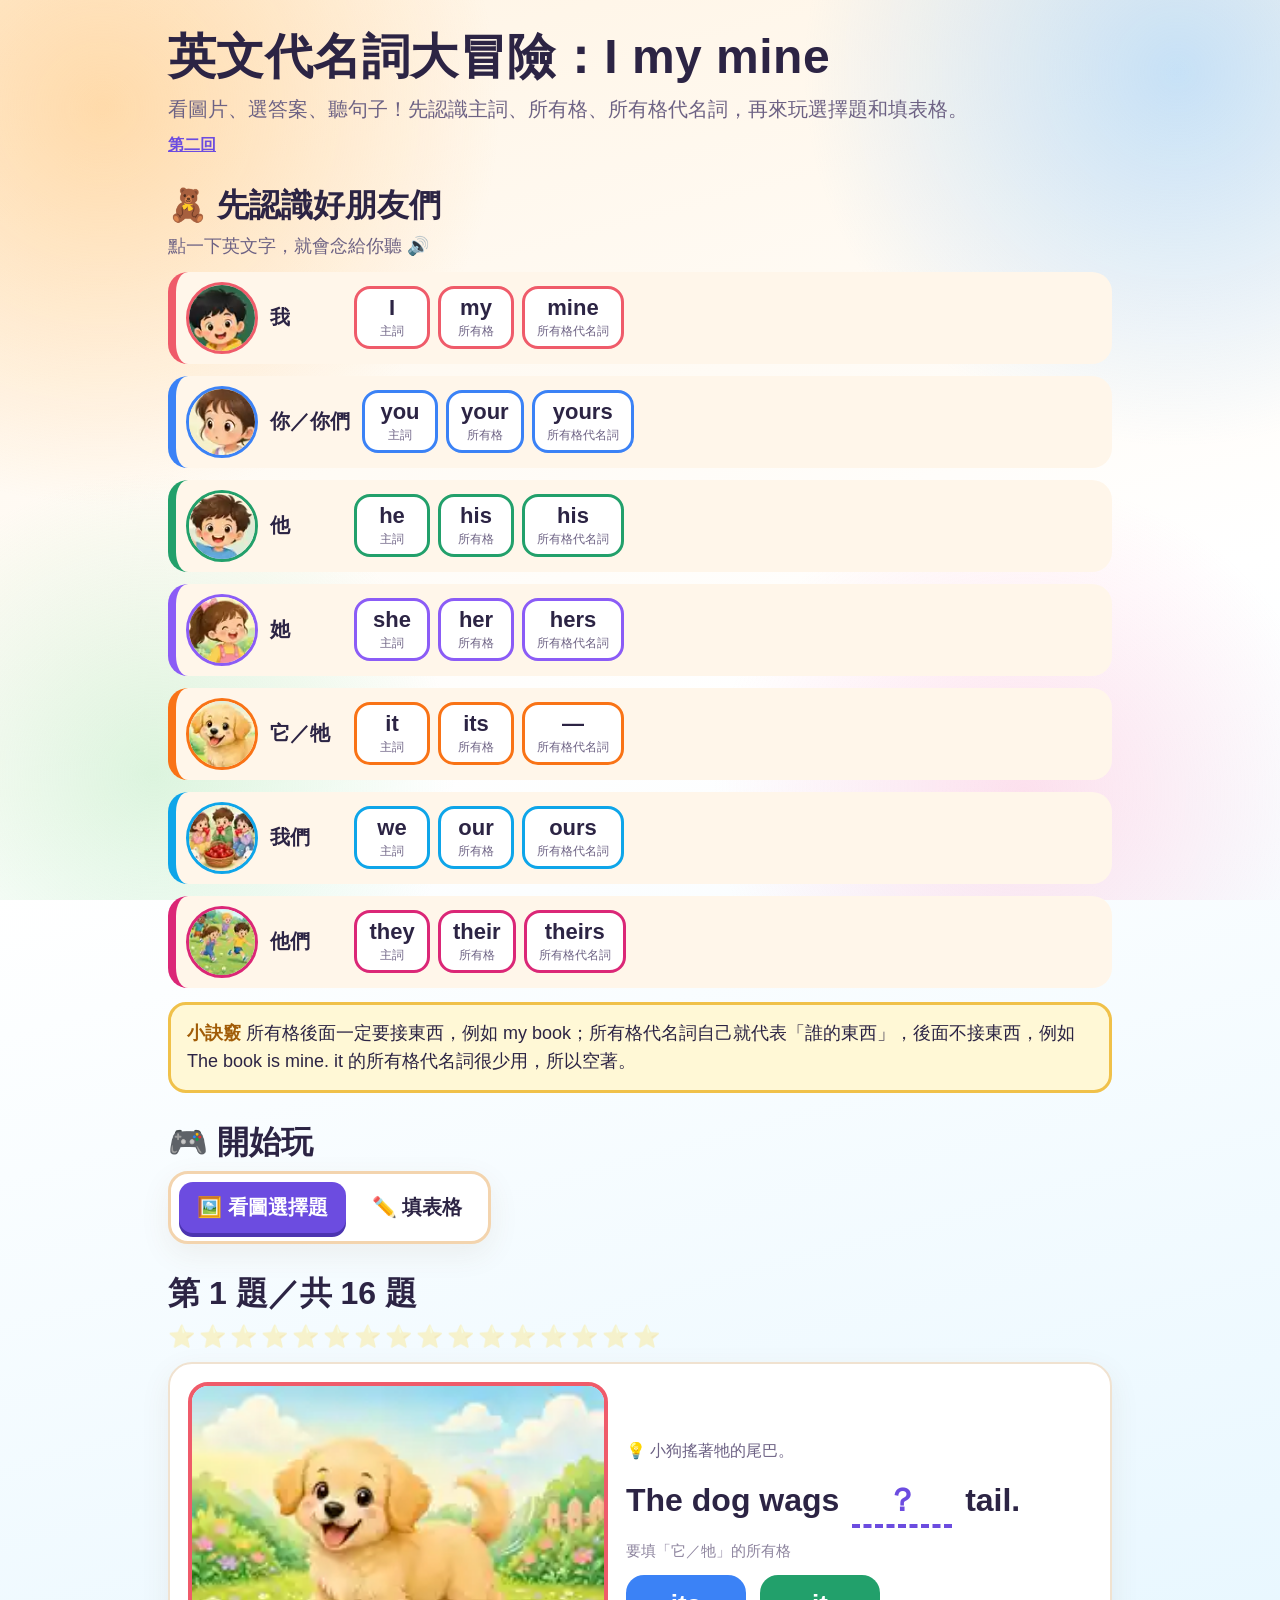
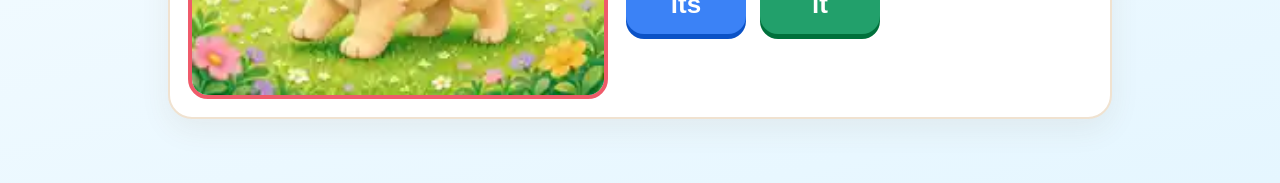
<file: index.html>
<!DOCTYPE html>
<html lang="zh-Hant">
<head>
  <meta charset="utf-8">
  <meta name="viewport" content="width=device-width, initial-scale=1">
  <title>Beemomo｜英文代名詞大冒險</title>
  <link rel="icon" href="data:image/svg+xml,%3Csvg xmlns='http://www.w3.org/2000/svg' viewBox='0 0 100 100'%3E%3Ctext y='.9em' font-size='90'%3E%E2%AD%90%3C/text%3E%3C/svg%3E">
  <meta http-equiv="refresh" content="0; url=pronoun-adventure/index.html">
  <link rel="canonical" href="pronoun-adventure/index.html">
  <script>
    location.replace("pronoun-adventure/index.html");
  </script>
  <style>
    body {
      margin: 0;
      min-height: 100vh;
      display: flex;
      align-items: center;
      justify-content: center;
      font-family: "PingFang TC", "Noto Sans TC", "Microsoft JhengHei", sans-serif;
      background: linear-gradient(165deg, #fff4e4, #e5f6ff);
      color: #2c2444;
      text-align: center;
      padding: 24px;
    }
    a {
      display: inline-block;
      margin-top: 12px;
      font-size: 24px;
      font-weight: 800;
      color: #fff;
      background: #6c4ce0;
      text-decoration: none;
      border-radius: 18px;
      padding: 14px 22px;
      box-shadow: 0 5px 0 #4b34b0;
    }
  </style>
</head>
<body>
  <main>
    <p>正在打開遊戲…</p>
    <p><a href="pronoun-adventure/index.html">進入英文代名詞大冒險</a></p>
  </main>
</body>
</html>
</file>
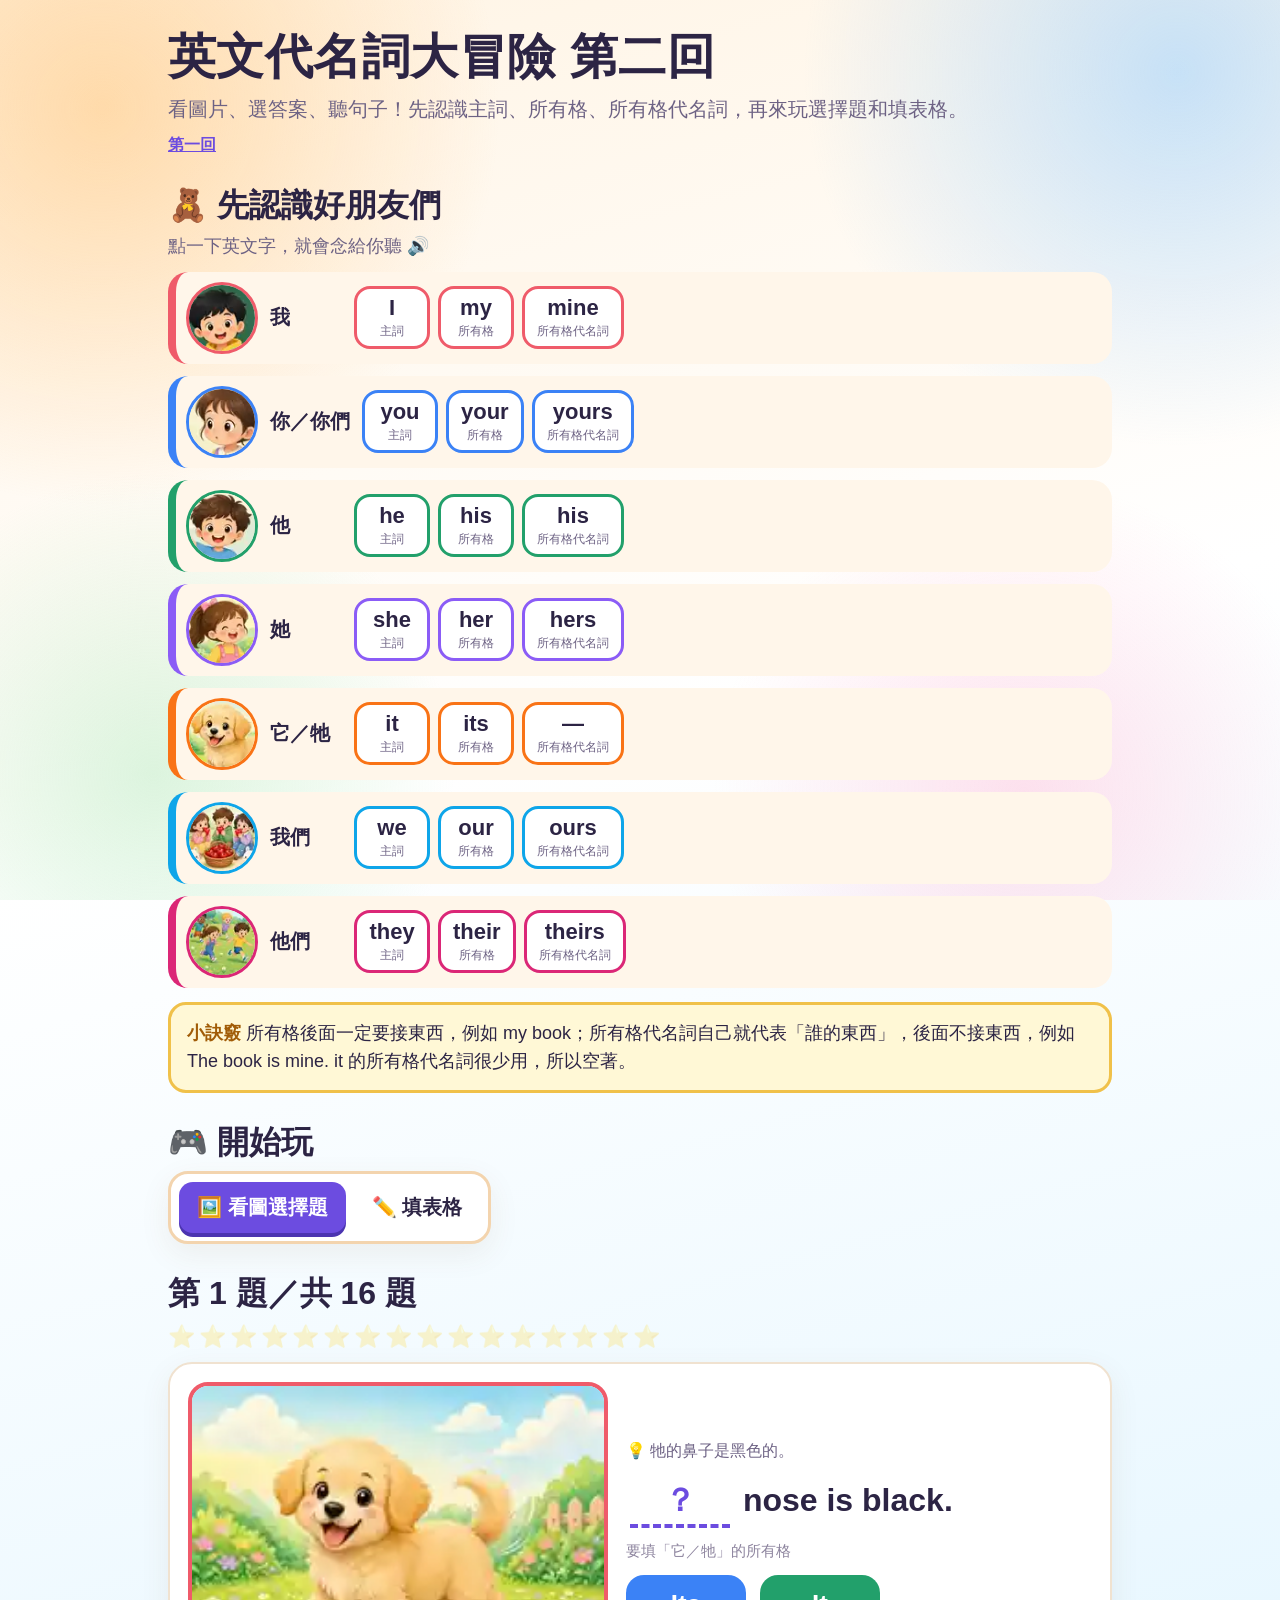
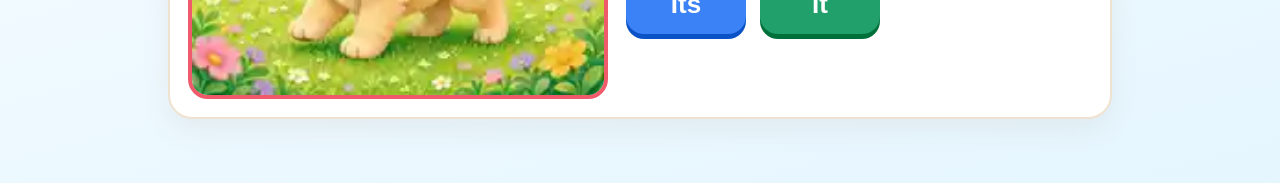
<file: pronoun-adventure-2/index.html>
<!DOCTYPE html>
<html lang="zh-Hant">
<head>
  <meta charset="utf-8">
  <meta name="viewport" content="width=device-width, initial-scale=1">
  <title>英文代名詞大冒險 第二回</title>
  <link rel="icon" href="data:image/svg+xml,%3Csvg xmlns='http://www.w3.org/2000/svg' viewBox='0 0 100 100'%3E%3Ctext y='.9em' font-size='90'%3E%E2%AD%90%3C/text%3E%3C/svg%3E">
  <meta name="description" content="看圖片、選答案、聽句子！第二回練習英文主詞、所有格和所有格代名詞。">
  <link rel="stylesheet" href="styles.css">
</head>
<body>
  <div class="sky" aria-hidden="true"></div>
  <div class="page">
    <header class="hero">
      <h1>英文代名詞大冒險 第二回</h1>
      <p class="summary">看圖片、選答案、聽句子！先認識主詞、所有格、所有格代名詞，再來玩選擇題和填表格。</p>
      <p style="margin:10px 0 0;font-size:16px;"><a href="../pronoun-adventure/index.html" style="color:#6c4ce0;font-weight:800;">第一回</a></p>
    </header>
    <main id="app"></main>
  </div>
  <noscript>
    <p class="noscript">請開啟 JavaScript，才能玩這個遊戲。</p>
  </noscript>
  <script src="game.js"></script>
</body>
</html>
</file>
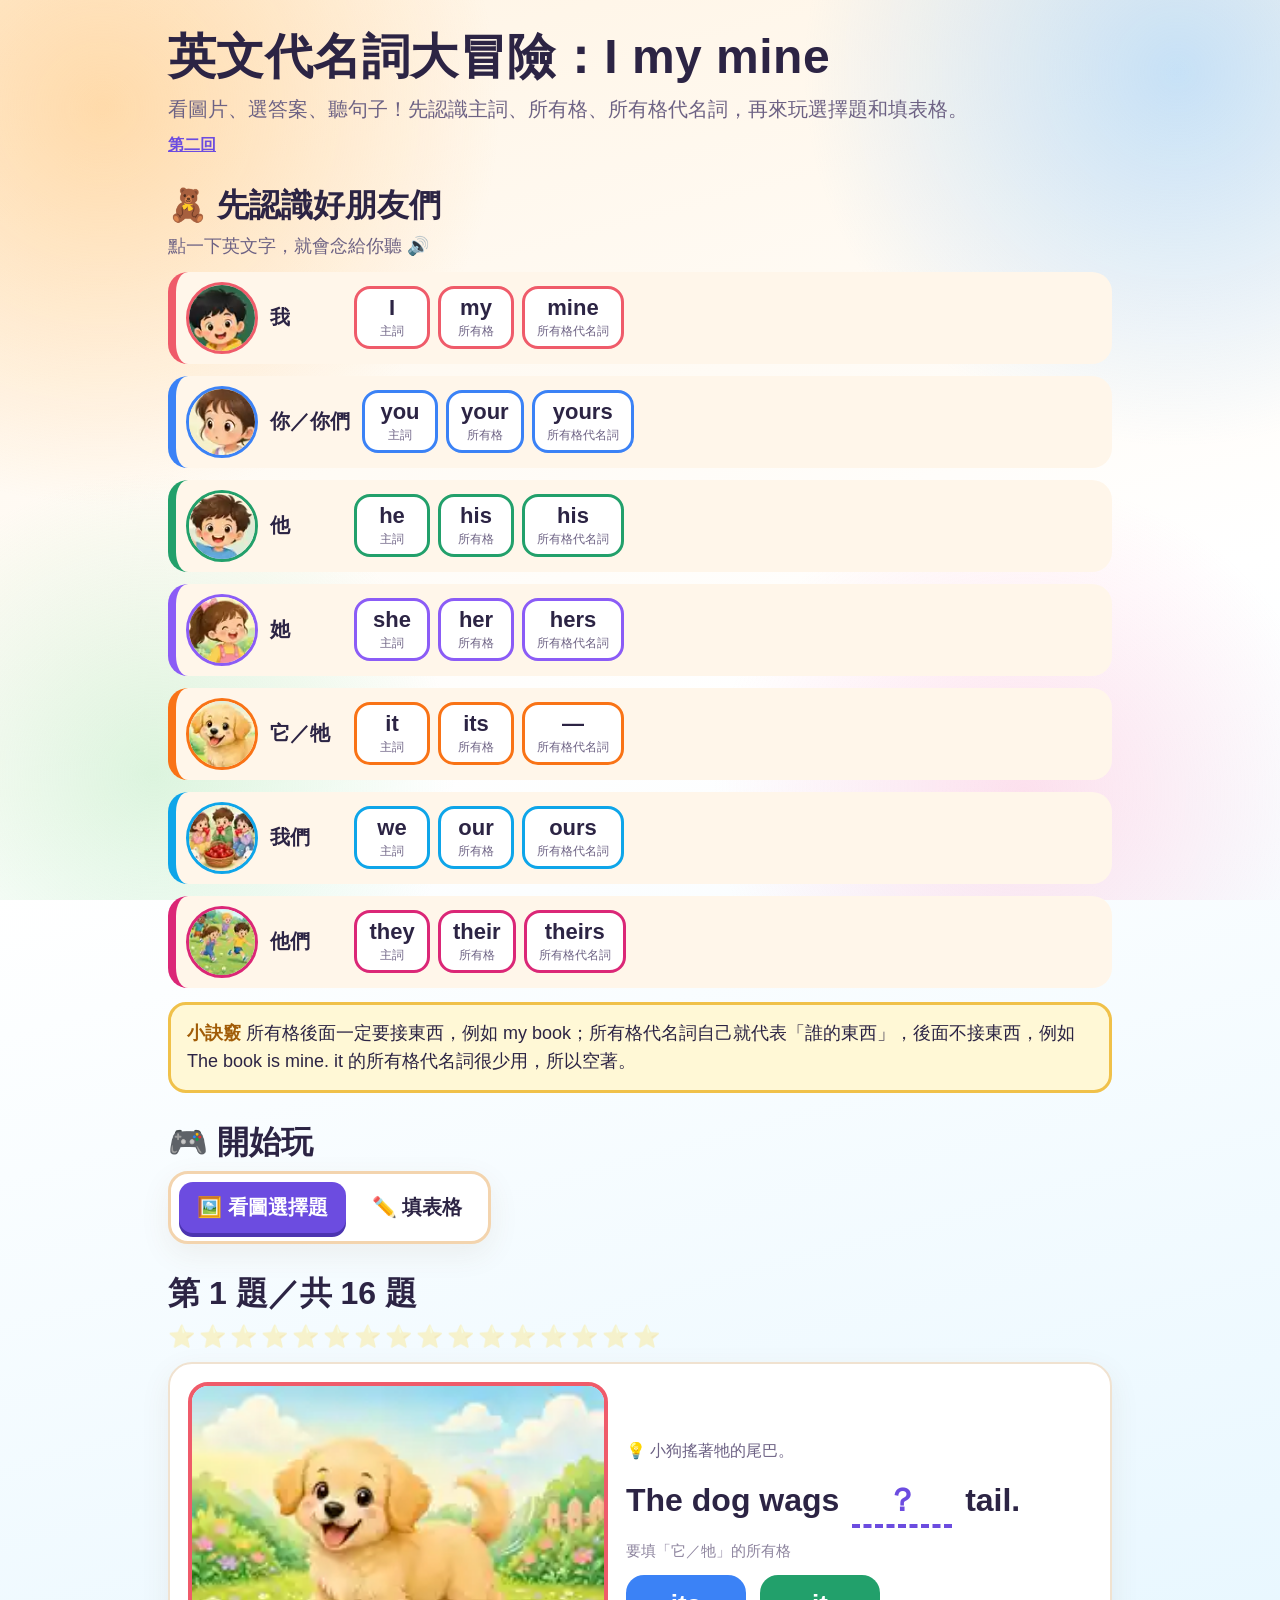
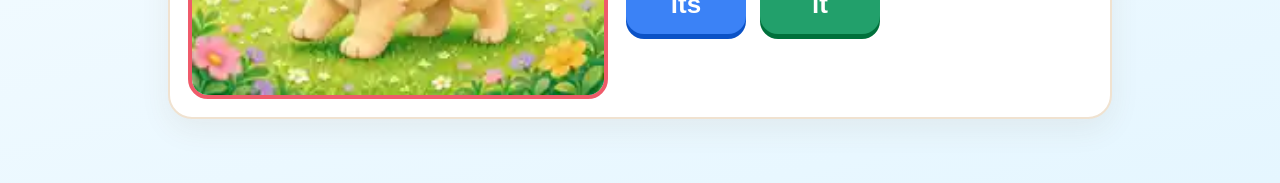
<file: pronoun-adventure/index.html>
<!DOCTYPE html>
<html lang="zh-Hant">
<head>
  <meta charset="utf-8">
  <meta name="viewport" content="width=device-width, initial-scale=1">
  <title>英文代名詞大冒險：I my mine</title>
  <link rel="icon" href="data:image/svg+xml,%3Csvg xmlns='http://www.w3.org/2000/svg' viewBox='0 0 100 100'%3E%3Ctext y='.9em' font-size='90'%3E%E2%AD%90%3C/text%3E%3C/svg%3E">
  <meta name="description" content="看圖片、選答案、聽句子！練習英文主詞、所有格和所有格代名詞。">
  <link rel="stylesheet" href="styles.css">
</head>
<body>
  <div class="sky" aria-hidden="true"></div>
  <div class="page">
    <header class="hero">
      <h1>英文代名詞大冒險：I my mine</h1>
      <p class="summary">看圖片、選答案、聽句子！先認識主詞、所有格、所有格代名詞，再來玩選擇題和填表格。</p>
      <p style="margin:10px 0 0;font-size:16px;"><a href="../pronoun-adventure-2/index.html" style="color:#6c4ce0;font-weight:800;">第二回</a></p>
    </header>
    <main id="app"></main>
  </div>
  <noscript>
    <p class="noscript">請開啟 JavaScript，才能玩這個遊戲。</p>
  </noscript>
  <script src="game.js"></script>
</body>
</html>
</file>
<file: pronoun-adventure-2/styles.css>
:root {
  --bg-a: #fff4e4;
  --bg-b: #e5f6ff;
  --elevated: #ffffff;
  --subtle: #fff6ea;
  --text: #2c2444;
  --text-secondary: #6d6284;
  --text-tertiary: #8d849e;
  --border: #f3d4ae;
  --success: #1b8f4a;
  --danger: #e23b3b;
  --accent: #6c4ce0;
  --success-bg: #e6f8ee;
  --warning-bg: #fff4d4;
  --accent-bg: #efe9ff;
  --shadow: 0 10px 30px rgba(120, 72, 40, 0.08);
  --font: "Nunito", "PingFang TC", "Noto Sans TC", "Microsoft JhengHei", "Segoe UI", sans-serif;
}

* { box-sizing: border-box; }

[hidden] { display: none !important; }

body {
  margin: 0;
  min-height: 100vh;
  color: var(--text);
  font-family: var(--font);
  background: linear-gradient(165deg, var(--bg-a), #fff 42%, var(--bg-b));
}

.sky {
  position: fixed;
  inset: 0;
  pointer-events: none;
  background:
    radial-gradient(circle at 8% 12%, rgba(255, 196, 120, 0.55), transparent 28%),
    radial-gradient(circle at 92% 8%, rgba(130, 196, 255, 0.45), transparent 26%),
    radial-gradient(circle at 80% 88%, rgba(255, 170, 204, 0.35), transparent 24%),
    radial-gradient(circle at 12% 86%, rgba(168, 230, 176, 0.4), transparent 22%);
}

.page {
  position: relative;
  max-width: 980px;
  margin: 0 auto;
  padding: 28px 18px 64px;
}

.hero h1 {
  margin: 0 0 8px;
  font-size: clamp(32px, 6vw, 48px);
  line-height: 1.2;
  letter-spacing: 0.01em;
}

.summary {
  margin: 0;
  font-size: 20px;
  line-height: 1.55;
  color: var(--text-secondary);
}

.section {
  margin-top: 28px;
}

.section h2 {
  margin: 0 0 6px;
  font-size: clamp(26px, 4vw, 32px);
}

.caption {
  margin: 0 0 14px;
  font-size: 18px;
  color: var(--text-secondary);
}

.stack {
  display: flex;
  flex-direction: column;
  gap: 12px;
}

.person {
  display: flex;
  flex-wrap: wrap;
  align-items: center;
  gap: 12px;
  padding: 10px;
  border-radius: 20px;
  background: var(--subtle);
  border-left: 8px solid var(--tone);
}

.avatar {
  width: 72px;
  height: 72px;
  border-radius: 50%;
  overflow: hidden;
  border: 3px solid var(--tone);
  flex: 0 0 auto;
  background: #fff;
}

.avatar.sm {
  width: 52px;
  height: 52px;
}

.avatar img {
  width: 100%;
  height: 100%;
  object-fit: cover;
  display: block;
}

.who {
  font-size: 20px;
  font-weight: 800;
  min-width: 72px;
}

.chips {
  display: flex;
  flex-wrap: wrap;
  gap: 8px;
}

.chip {
  display: flex;
  flex-direction: column;
  align-items: center;
  gap: 2px;
  min-width: 76px;
  padding: 6px 12px;
  border-radius: 16px;
  border: 3px solid var(--tone);
  background: #fff;
  cursor: pointer;
  font-family: inherit;
  color: inherit;
}

.chip:focus-visible,
.fun-btn:focus-visible,
.segmented button:focus-visible,
.field input:focus-visible {
  outline: 3px solid var(--accent);
  outline-offset: 2px;
}

.chip .word {
  font-size: 22px;
  font-weight: 800;
}

.chip .kind {
  font-size: 12px;
  color: var(--text-secondary);
}

.callout {
  margin-top: 14px;
  padding: 14px 16px;
  border-radius: 18px;
  background: #fff8d6;
  border: 3px solid #f0c14a;
  font-size: 18px;
  line-height: 1.6;
}

.callout strong {
  color: #a15c07;
}

.segmented {
  display: flex;
  flex-wrap: wrap;
  gap: 8px;
  width: fit-content;
  max-width: 100%;
  padding: 8px;
  border-radius: 20px;
  background: #fff;
  border: 3px solid var(--border);
  box-shadow: var(--shadow);
}

.segmented button {
  border: none;
  background: transparent;
  color: var(--text);
  font-family: inherit;
  font-size: 20px;
  font-weight: 800;
  padding: 12px 18px;
  border-radius: 14px;
  cursor: pointer;
}

.segmented button[aria-selected="true"] {
  background: var(--accent);
  color: #fff;
  box-shadow: 0 4px 0 #4b34b0;
}

.stars {
  display: flex;
  flex-wrap: wrap;
  gap: 4px;
  font-size: 22px;
  margin: 8px 0 12px;
}

.stars span {
  opacity: 0.25;
}

.stars span.done {
  opacity: 1;
}

.card {
  background: var(--elevated);
  border: 2px solid #f0e2d0;
  border-radius: 24px;
  padding: 18px;
  display: flex;
  flex-direction: column;
  gap: 14px;
  box-shadow: var(--shadow);
}

.card.success { background: var(--success-bg); }
.card.accent { background: var(--accent-bg); }

.quiz-layout {
  display: flex;
  flex-wrap: wrap;
  gap: 18px;
  align-items: center;
}

.pic-frame {
  flex: 1 1 260px;
  max-width: 420px;
  border-radius: 20px;
  overflow: hidden;
  border: 4px solid var(--tone);
  background: #fff;
}

.pic-frame img {
  width: 100%;
  aspect-ratio: 4 / 3;
  object-fit: cover;
  display: block;
}

.quiz-copy {
  flex: 1 1 280px;
  display: flex;
  flex-direction: column;
  gap: 14px;
}

.hint {
  margin: 0;
  font-size: 16px;
  color: var(--text-secondary);
}

.sentence {
  margin: 0;
  font-size: clamp(24px, 4vw, 32px);
  line-height: 1.5;
  font-weight: 650;
}

.blank {
  display: inline-block;
  min-width: 100px;
  margin: 0 4px;
  border-bottom: 4px dashed var(--blank, var(--accent));
  text-align: center;
  color: var(--blank, var(--accent));
  font-weight: 800;
}

.kind-line {
  margin: 0;
  font-size: 15px;
  color: var(--text-tertiary);
}

.choices,
.actions {
  display: flex;
  flex-wrap: wrap;
  gap: 14px;
  padding-bottom: 6px;
}

.fun-btn {
  font-family: inherit;
  font-size: 18px;
  font-weight: 800;
  color: #fff;
  background: var(--btn, var(--accent));
  border: none;
  border-radius: 18px;
  padding: 10px 18px;
  box-shadow: 0 5px 0 var(--btn-edge, #4b34b0);
  cursor: pointer;
  transition: transform 0.2s, opacity 0.2s, background 0.2s;
}

.fun-btn.big {
  font-size: 26px;
  padding: 14px 26px;
  min-width: 120px;
}

.fun-btn:hover:not(:disabled) {
  transform: translateY(-1px);
}

.fun-btn:active:not(:disabled) {
  transform: translateY(3px);
  box-shadow: 0 2px 0 var(--btn-edge, #4b34b0);
}

.fun-btn:disabled { cursor: default; }

.fun-btn.right {
  background: var(--success);
  --btn-edge: #0f6b34;
  transform: scale(1.08);
}

.fun-btn.wrong {
  background: var(--danger);
  --btn-edge: #a82424;
}

.fun-btn.dim { opacity: 0.35; }

.feedback {
  border-radius: 20px;
  padding: 14px 16px;
  display: flex;
  flex-direction: column;
  gap: 8px;
}

.feedback.ok { background: var(--success-bg); }
.feedback.bad { background: var(--warning-bg); }

.praise {
  margin: 0;
  font-size: 26px;
  font-weight: 800;
}

.explain,
.spoken {
  margin: 0;
}

.explain {
  font-size: 18px;
  line-height: 1.65;
  font-weight: 700;
}

.spoken {
  font-size: 22px;
  font-weight: 700;
}

.center { text-align: center; }

.actions.center { justify-content: center; }

.trophy {
  margin: 0;
  font-size: 44px;
  text-align: center;
}

.score-title {
  margin: 0;
  font-size: 28px;
  font-weight: 800;
  text-align: center;
}

.score-sub {
  margin: 0;
  font-size: 20px;
  text-align: center;
  color: var(--text-secondary);
}

.grid {
  display: grid;
  grid-template-columns: repeat(auto-fill, minmax(240px, 1fr));
  gap: 14px;
}

.tcard {
  display: flex;
  flex-direction: column;
  gap: 8px;
  padding: 12px;
  border-radius: 20px;
  border: 3px solid var(--tone);
  background: #fff;
}

.tcard-head {
  display: flex;
  align-items: center;
  gap: 10px;
  font-size: 24px;
  font-weight: 800;
}

.field {
  display: flex;
  flex-direction: column;
  gap: 4px;
  font-size: 16px;
  font-weight: 800;
}

.field input {
  font-family: inherit;
  font-size: 20px;
  font-weight: 700;
  padding: 10px 12px;
  border-radius: 12px;
  border: 3px solid #ead8f8;
  color: var(--text);
  background: #fff;
}

.mark {
  margin: 0;
  font-size: 16px;
  font-weight: 800;
  line-height: 1.55;
}

.mark.ok { color: var(--success); }
.mark.bad { color: var(--danger); }

.mark .answer-line,
.mark .coach { display: block; }

.mark .coach {
  margin-top: 4px;
  color: var(--text);
  font-weight: 700;
}

.missed {
  list-style: none;
  padding: 0;
  margin: 0;
  display: flex;
  flex-direction: column;
  gap: 10px;
}

.missed-title {
  margin: 4px 0 0;
  font-size: 22px;
  font-weight: 800;
  text-align: center;
}

.missed-item {
  display: flex;
  gap: 12px;
  align-items: center;
  background: #fff;
  border-radius: 16px;
  padding: 8px;
  text-align: left;
}

.missed-item img {
  width: 112px;
  height: 84px;
  object-fit: cover;
  border-radius: 12px;
  flex: 0 0 auto;
}

.missed-copy {
  display: flex;
  flex-direction: column;
  gap: 6px;
  align-items: flex-start;
}

.missed-zh,
.missed-en { margin: 0; }

.missed-zh { font-size: 18px; font-weight: 800; }

.missed-en { font-size: 18px; font-weight: 700; }

.table-score {
  margin: 0;
  font-size: 26px;
  font-weight: 800;
}

.noscript {
  max-width: 680px;
  margin: 24px auto;
  padding: 16px;
  font-size: 20px;
}

@media (max-width: 640px) {
  .fun-btn.big { font-size: 22px; }
  .who { min-width: 0; }
  .pic-frame { max-width: none; }
  .missed-item { align-items: flex-start; }
  .missed-item img { width: 84px; height: 64px; }
}
</file>
<file: pronoun-adventure/styles.css>
:root {
  --bg-a: #fff4e4;
  --bg-b: #e5f6ff;
  --elevated: #ffffff;
  --subtle: #fff6ea;
  --text: #2c2444;
  --text-secondary: #6d6284;
  --text-tertiary: #8d849e;
  --border: #f3d4ae;
  --success: #1b8f4a;
  --danger: #e23b3b;
  --accent: #6c4ce0;
  --success-bg: #e6f8ee;
  --warning-bg: #fff4d4;
  --accent-bg: #efe9ff;
  --shadow: 0 10px 30px rgba(120, 72, 40, 0.08);
  --font: "Nunito", "PingFang TC", "Noto Sans TC", "Microsoft JhengHei", "Segoe UI", sans-serif;
}

* { box-sizing: border-box; }

[hidden] { display: none !important; }

body {
  margin: 0;
  min-height: 100vh;
  color: var(--text);
  font-family: var(--font);
  background: linear-gradient(165deg, var(--bg-a), #fff 42%, var(--bg-b));
}

.sky {
  position: fixed;
  inset: 0;
  pointer-events: none;
  background:
    radial-gradient(circle at 8% 12%, rgba(255, 196, 120, 0.55), transparent 28%),
    radial-gradient(circle at 92% 8%, rgba(130, 196, 255, 0.45), transparent 26%),
    radial-gradient(circle at 80% 88%, rgba(255, 170, 204, 0.35), transparent 24%),
    radial-gradient(circle at 12% 86%, rgba(168, 230, 176, 0.4), transparent 22%);
}

.page {
  position: relative;
  max-width: 980px;
  margin: 0 auto;
  padding: 28px 18px 64px;
}

.hero h1 {
  margin: 0 0 8px;
  font-size: clamp(32px, 6vw, 48px);
  line-height: 1.2;
  letter-spacing: 0.01em;
}

.summary {
  margin: 0;
  font-size: 20px;
  line-height: 1.55;
  color: var(--text-secondary);
}

.section {
  margin-top: 28px;
}

.section h2 {
  margin: 0 0 6px;
  font-size: clamp(26px, 4vw, 32px);
}

.caption {
  margin: 0 0 14px;
  font-size: 18px;
  color: var(--text-secondary);
}

.stack {
  display: flex;
  flex-direction: column;
  gap: 12px;
}

.person {
  display: flex;
  flex-wrap: wrap;
  align-items: center;
  gap: 12px;
  padding: 10px;
  border-radius: 20px;
  background: var(--subtle);
  border-left: 8px solid var(--tone);
}

.avatar {
  width: 72px;
  height: 72px;
  border-radius: 50%;
  overflow: hidden;
  border: 3px solid var(--tone);
  flex: 0 0 auto;
  background: #fff;
}

.avatar.sm {
  width: 52px;
  height: 52px;
}

.avatar img {
  width: 100%;
  height: 100%;
  object-fit: cover;
  display: block;
}

.who {
  font-size: 20px;
  font-weight: 800;
  min-width: 72px;
}

.chips {
  display: flex;
  flex-wrap: wrap;
  gap: 8px;
}

.chip {
  display: flex;
  flex-direction: column;
  align-items: center;
  gap: 2px;
  min-width: 76px;
  padding: 6px 12px;
  border-radius: 16px;
  border: 3px solid var(--tone);
  background: #fff;
  cursor: pointer;
  font-family: inherit;
  color: inherit;
}

.chip:focus-visible,
.fun-btn:focus-visible,
.segmented button:focus-visible,
.field input:focus-visible {
  outline: 3px solid var(--accent);
  outline-offset: 2px;
}

.chip .word {
  font-size: 22px;
  font-weight: 800;
}

.chip .kind {
  font-size: 12px;
  color: var(--text-secondary);
}

.callout {
  margin-top: 14px;
  padding: 14px 16px;
  border-radius: 18px;
  background: #fff8d6;
  border: 3px solid #f0c14a;
  font-size: 18px;
  line-height: 1.6;
}

.callout strong {
  color: #a15c07;
}

.segmented {
  display: flex;
  flex-wrap: wrap;
  gap: 8px;
  width: fit-content;
  max-width: 100%;
  padding: 8px;
  border-radius: 20px;
  background: #fff;
  border: 3px solid var(--border);
  box-shadow: var(--shadow);
}

.segmented button {
  border: none;
  background: transparent;
  color: var(--text);
  font-family: inherit;
  font-size: 20px;
  font-weight: 800;
  padding: 12px 18px;
  border-radius: 14px;
  cursor: pointer;
}

.segmented button[aria-selected="true"] {
  background: var(--accent);
  color: #fff;
  box-shadow: 0 4px 0 #4b34b0;
}

.stars {
  display: flex;
  flex-wrap: wrap;
  gap: 4px;
  font-size: 22px;
  margin: 8px 0 12px;
}

.stars span {
  opacity: 0.25;
}

.stars span.done {
  opacity: 1;
}

.card {
  background: var(--elevated);
  border: 2px solid #f0e2d0;
  border-radius: 24px;
  padding: 18px;
  display: flex;
  flex-direction: column;
  gap: 14px;
  box-shadow: var(--shadow);
}

.card.success { background: var(--success-bg); }
.card.accent { background: var(--accent-bg); }

.quiz-layout {
  display: flex;
  flex-wrap: wrap;
  gap: 18px;
  align-items: center;
}

.pic-frame {
  flex: 1 1 260px;
  max-width: 420px;
  border-radius: 20px;
  overflow: hidden;
  border: 4px solid var(--tone);
  background: #fff;
}

.pic-frame img {
  width: 100%;
  aspect-ratio: 4 / 3;
  object-fit: cover;
  display: block;
}

.quiz-copy {
  flex: 1 1 280px;
  display: flex;
  flex-direction: column;
  gap: 14px;
}

.hint {
  margin: 0;
  font-size: 16px;
  color: var(--text-secondary);
}

.sentence {
  margin: 0;
  font-size: clamp(24px, 4vw, 32px);
  line-height: 1.5;
  font-weight: 650;
}

.blank {
  display: inline-block;
  min-width: 100px;
  margin: 0 4px;
  border-bottom: 4px dashed var(--blank, var(--accent));
  text-align: center;
  color: var(--blank, var(--accent));
  font-weight: 800;
}

.kind-line {
  margin: 0;
  font-size: 15px;
  color: var(--text-tertiary);
}

.choices,
.actions {
  display: flex;
  flex-wrap: wrap;
  gap: 14px;
  padding-bottom: 6px;
}

.fun-btn {
  font-family: inherit;
  font-size: 18px;
  font-weight: 800;
  color: #fff;
  background: var(--btn, var(--accent));
  border: none;
  border-radius: 18px;
  padding: 10px 18px;
  box-shadow: 0 5px 0 var(--btn-edge, #4b34b0);
  cursor: pointer;
  transition: transform 0.2s, opacity 0.2s, background 0.2s;
}

.fun-btn.big {
  font-size: 26px;
  padding: 14px 26px;
  min-width: 120px;
}

.fun-btn:hover:not(:disabled) {
  transform: translateY(-1px);
}

.fun-btn:active:not(:disabled) {
  transform: translateY(3px);
  box-shadow: 0 2px 0 var(--btn-edge, #4b34b0);
}

.fun-btn:disabled { cursor: default; }

.fun-btn.right {
  background: var(--success);
  --btn-edge: #0f6b34;
  transform: scale(1.08);
}

.fun-btn.wrong {
  background: var(--danger);
  --btn-edge: #a82424;
}

.fun-btn.dim { opacity: 0.35; }

.feedback {
  border-radius: 20px;
  padding: 14px 16px;
  display: flex;
  flex-direction: column;
  gap: 8px;
}

.feedback.ok { background: var(--success-bg); }
.feedback.bad { background: var(--warning-bg); }

.praise {
  margin: 0;
  font-size: 26px;
  font-weight: 800;
}

.explain,
.spoken {
  margin: 0;
}

.explain {
  font-size: 18px;
  line-height: 1.65;
  font-weight: 700;
}

.spoken {
  font-size: 22px;
  font-weight: 700;
}

.center { text-align: center; }

.actions.center { justify-content: center; }

.trophy {
  margin: 0;
  font-size: 44px;
  text-align: center;
}

.score-title {
  margin: 0;
  font-size: 28px;
  font-weight: 800;
  text-align: center;
}

.score-sub {
  margin: 0;
  font-size: 20px;
  text-align: center;
  color: var(--text-secondary);
}

.grid {
  display: grid;
  grid-template-columns: repeat(auto-fill, minmax(240px, 1fr));
  gap: 14px;
}

.tcard {
  display: flex;
  flex-direction: column;
  gap: 8px;
  padding: 12px;
  border-radius: 20px;
  border: 3px solid var(--tone);
  background: #fff;
}

.tcard-head {
  display: flex;
  align-items: center;
  gap: 10px;
  font-size: 24px;
  font-weight: 800;
}

.field {
  display: flex;
  flex-direction: column;
  gap: 4px;
  font-size: 16px;
  font-weight: 800;
}

.field input {
  font-family: inherit;
  font-size: 20px;
  font-weight: 700;
  padding: 10px 12px;
  border-radius: 12px;
  border: 3px solid #ead8f8;
  color: var(--text);
  background: #fff;
}

.mark {
  margin: 0;
  font-size: 16px;
  font-weight: 800;
  line-height: 1.55;
}

.mark.ok { color: var(--success); }
.mark.bad { color: var(--danger); }

.mark .answer-line,
.mark .coach { display: block; }

.mark .coach {
  margin-top: 4px;
  color: var(--text);
  font-weight: 700;
}

.missed {
  list-style: none;
  padding: 0;
  margin: 0;
  display: flex;
  flex-direction: column;
  gap: 10px;
}

.missed-title {
  margin: 4px 0 0;
  font-size: 22px;
  font-weight: 800;
  text-align: center;
}

.missed-item {
  display: flex;
  gap: 12px;
  align-items: center;
  background: #fff;
  border-radius: 16px;
  padding: 8px;
  text-align: left;
}

.missed-item img {
  width: 112px;
  height: 84px;
  object-fit: cover;
  border-radius: 12px;
  flex: 0 0 auto;
}

.missed-copy {
  display: flex;
  flex-direction: column;
  gap: 6px;
  align-items: flex-start;
}

.missed-zh,
.missed-en { margin: 0; }

.missed-zh { font-size: 18px; font-weight: 800; }

.missed-en { font-size: 18px; font-weight: 700; }

.table-score {
  margin: 0;
  font-size: 26px;
  font-weight: 800;
}

.noscript {
  max-width: 680px;
  margin: 24px auto;
  padding: 16px;
  font-size: 20px;
}

@media (max-width: 640px) {
  .fun-btn.big { font-size: 22px; }
  .who { min-width: 0; }
  .pic-frame { max-width: none; }
  .missed-item { align-items: flex-start; }
  .missed-item img { width: 84px; height: 64px; }
}
</file>
